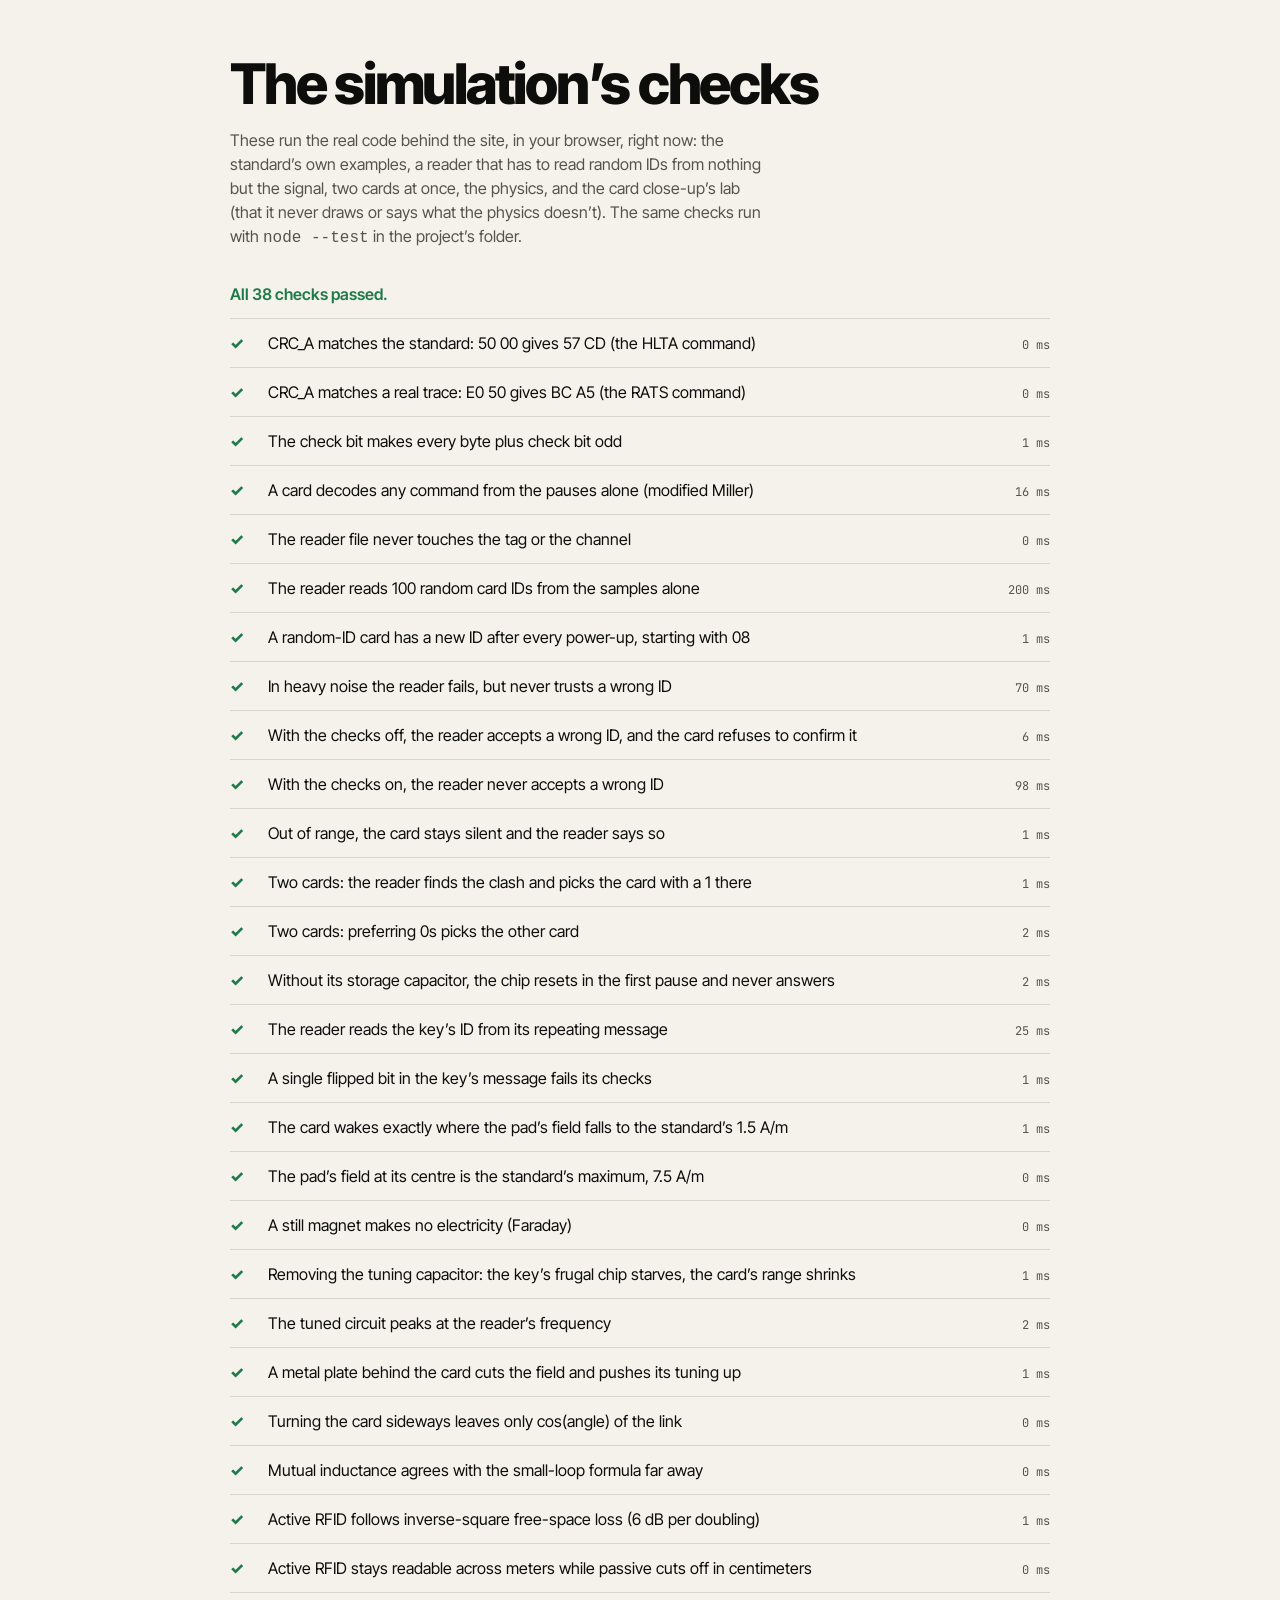
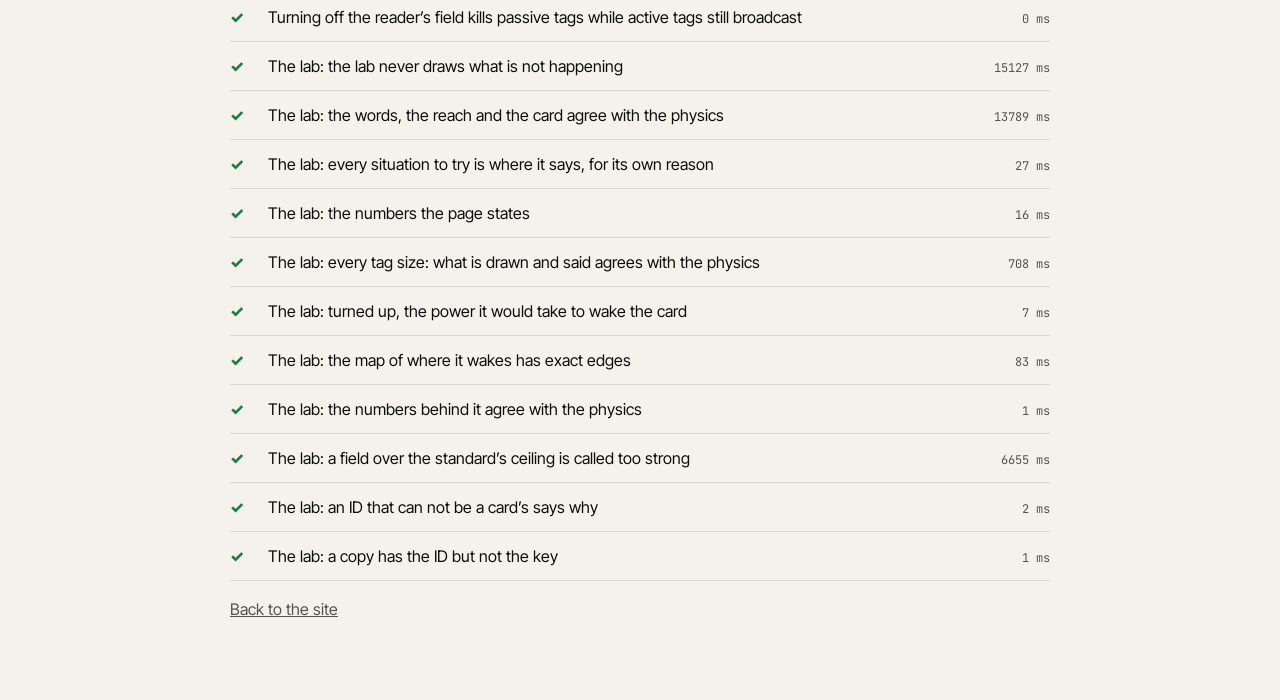
<file: tests/index.html>
<!doctype html>
<html lang="en">
<head>
  <meta charset="utf-8">
  <meta name="viewport" content="width=device-width, initial-scale=1">
  <title>Checks · The Reader Is the Battery</title>
  <link rel="preconnect" href="https://fonts.googleapis.com">
  <link rel="preconnect" href="https://fonts.gstatic.com" crossorigin>
  <link rel="stylesheet" href="https://fonts.googleapis.com/css2?family=Inter+Tight:wght@400;600;800&family=JetBrains+Mono:wght@400;600&display=swap">
  <style>
    :root { --paper: #f5f2ec; --ink: #0d0d0c; --muted: #57534c; --pass: #1f7a4a; --fail: #b3261e; --line: rgba(13, 13, 12, .12); }
    * { box-sizing: border-box; }
    body { margin: 0; background: var(--paper); color: var(--ink); font: 16px/1.5 "Inter Tight", system-ui, sans-serif; }
    main { max-width: 860px; margin: 0 auto; padding: 56px 20px 80px; }
    h1 { margin: 0; font-size: clamp(32px, 6vw, 56px); font-weight: 800; letter-spacing: -.04em; line-height: 1; }
    p.lead { margin: 16px 0 0; max-width: 60ch; color: var(--muted); }
    .summary { margin: 32px 0 12px; font-weight: 600; font-variant-numeric: tabular-nums; }
    .summary.pass { color: var(--pass); }
    .summary.fail { color: var(--fail); }
    ol { margin: 0; padding: 0; list-style: none; border-top: 1px solid var(--line); }
    li { display: grid; grid-template-columns: 26px 1fr auto; gap: 12px; align-items: baseline; padding: 12px 0; border-bottom: 1px solid var(--line); }
    li .mark { font-weight: 800; }
    li.pass .mark { color: var(--pass); }
    li.fail .mark { color: var(--fail); }
    li .time { font: 12px "JetBrains Mono", monospace; color: var(--muted); }
    li .why { grid-column: 2 / -1; font: 13px/1.45 "JetBrains Mono", monospace; color: var(--fail); overflow-wrap: anywhere; }
    a { color: inherit; }
  </style>
</head>
<body>
  <main>
    <h1>The simulation’s checks</h1>
    <p class="lead">These run the real code behind the site, in your browser, right now: the standard’s own examples, a reader that has to read random IDs from nothing but the signal, two cards at once, the physics, and the card close-up’s lab (that it never draws or says what the physics doesn’t). The same checks run with <code>node --test</code> in the project’s folder.</p>
    <p class="summary" id="summary" aria-live="polite">Running…</p>
    <ol id="results"></ol>
    <p class="lead"><a href="../">Back to the site</a></p>
  </main>
  <script src="../js/rfid/physics.js"></script>
  <script src="../js/rfid/iso14443a.js"></script>
  <script src="../js/rfid/lf.js"></script>
  <script src="../js/rfid/tag.js"></script>
  <script src="../js/rfid/air.js"></script>
  <script src="../js/rfid/reader.js"></script>
  <script src="../js/rfid/channel.js"></script>
  <script src="cases.js"></script>
  <script type="module">
    // The lab's checks too (tests/lab-cases.mjs), with a small assert of their own here (Node uses
    // node:assert): each throws with the check's message when it fails.
    import { labCases } from './lab-cases.mjs';
    const L = await import('../js/intro/lab-model.js');
    const fail = (message, fallback) => { throw new Error(message || fallback); };
    const same = (a, b) => JSON.stringify(a) === JSON.stringify(b);
    const assert = {
      ok: (value, message) => value || fail(message, 'expected a true value'),
      equal: (a, b, message) => Object.is(a, b) || fail(message, `${a} is not ${b}`),
      match: (text, pattern, message) => pattern.test(text) || fail(message, `"${text}" does not match ${pattern}`),
      doesNotMatch: (text, pattern, message) => !pattern.test(text) || fail(message, `"${text}" matches ${pattern}`),
      deepEqual: (a, b, message) => same(a, b) || fail(message, 'expected the same values'),
      notDeepEqual: (a, b, message) => !same(a, b) || fail(message, 'expected different values'),
    };
    const checks = [...window.RFIDTests, ...labCases(assert, L).map(([name, fn]) => ['The lab: ' + name, fn])];
    {
      const list = document.getElementById('results'), summary = document.getElementById('summary');
      let passed = 0, failed = 0;
      for (const [name, fn] of checks) {
        await new Promise(r => setTimeout(r));          // let the page paint between checks
        const li = document.createElement('li'), t0 = performance.now();
        try { fn(); li.className = 'pass'; passed++; li.innerHTML = '<span class="mark">✓</span>'; }
        catch (error) { li.className = 'fail'; failed++; li.innerHTML = '<span class="mark">✗</span>'; li.dataset.why = error.message; }
        const label = document.createElement('span'); label.textContent = name;
        const time = document.createElement('span'); time.className = 'time'; time.textContent = Math.round(performance.now() - t0) + ' ms';
        li.append(label, time);
        if (li.dataset.why) { const why = document.createElement('span'); why.className = 'why'; why.textContent = li.dataset.why; li.append(why); }
        list.append(li);
        summary.textContent = `${passed} passed, ${failed} failed…`;
      }
      summary.textContent = failed ? `${failed} of ${passed + failed} checks failed.` : `All ${passed} checks passed.`;
      summary.className = 'summary ' + (failed ? 'fail' : 'pass');
    }
  </script>
</body>
</html>
</file>
